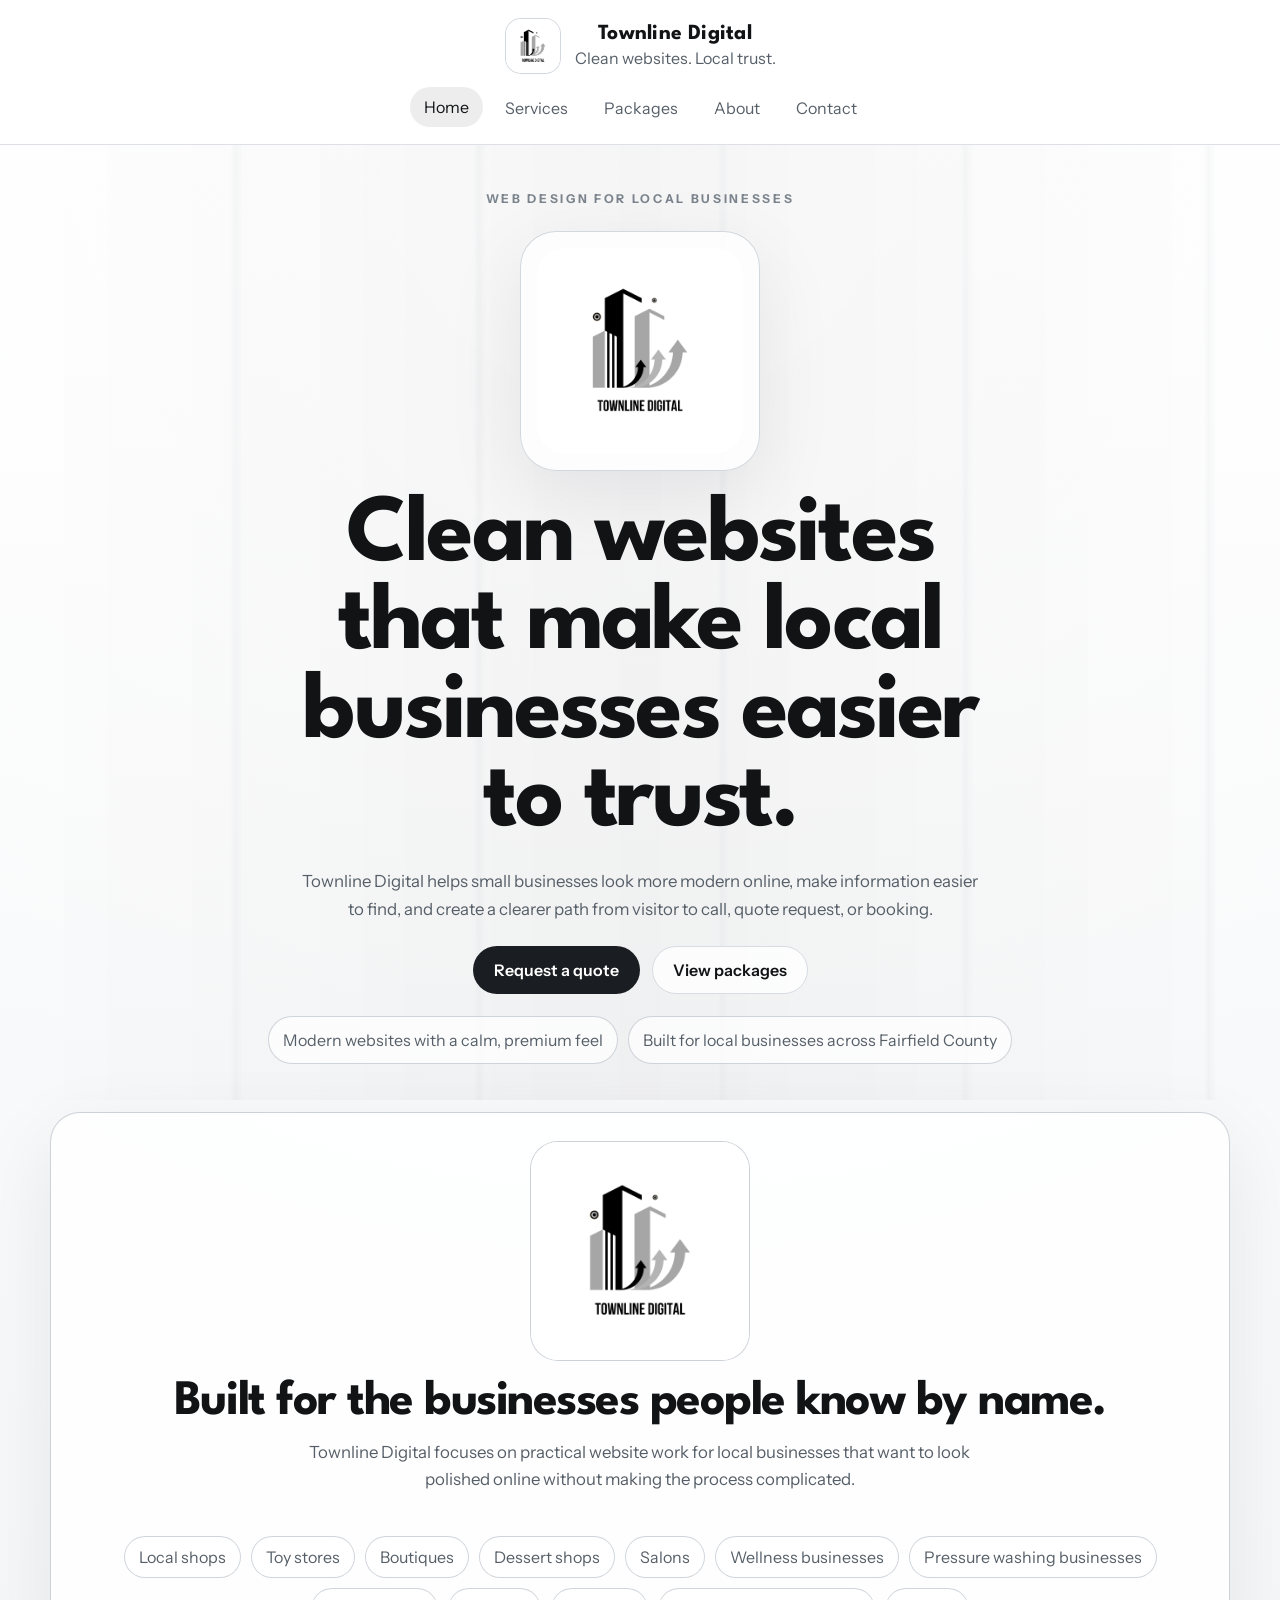
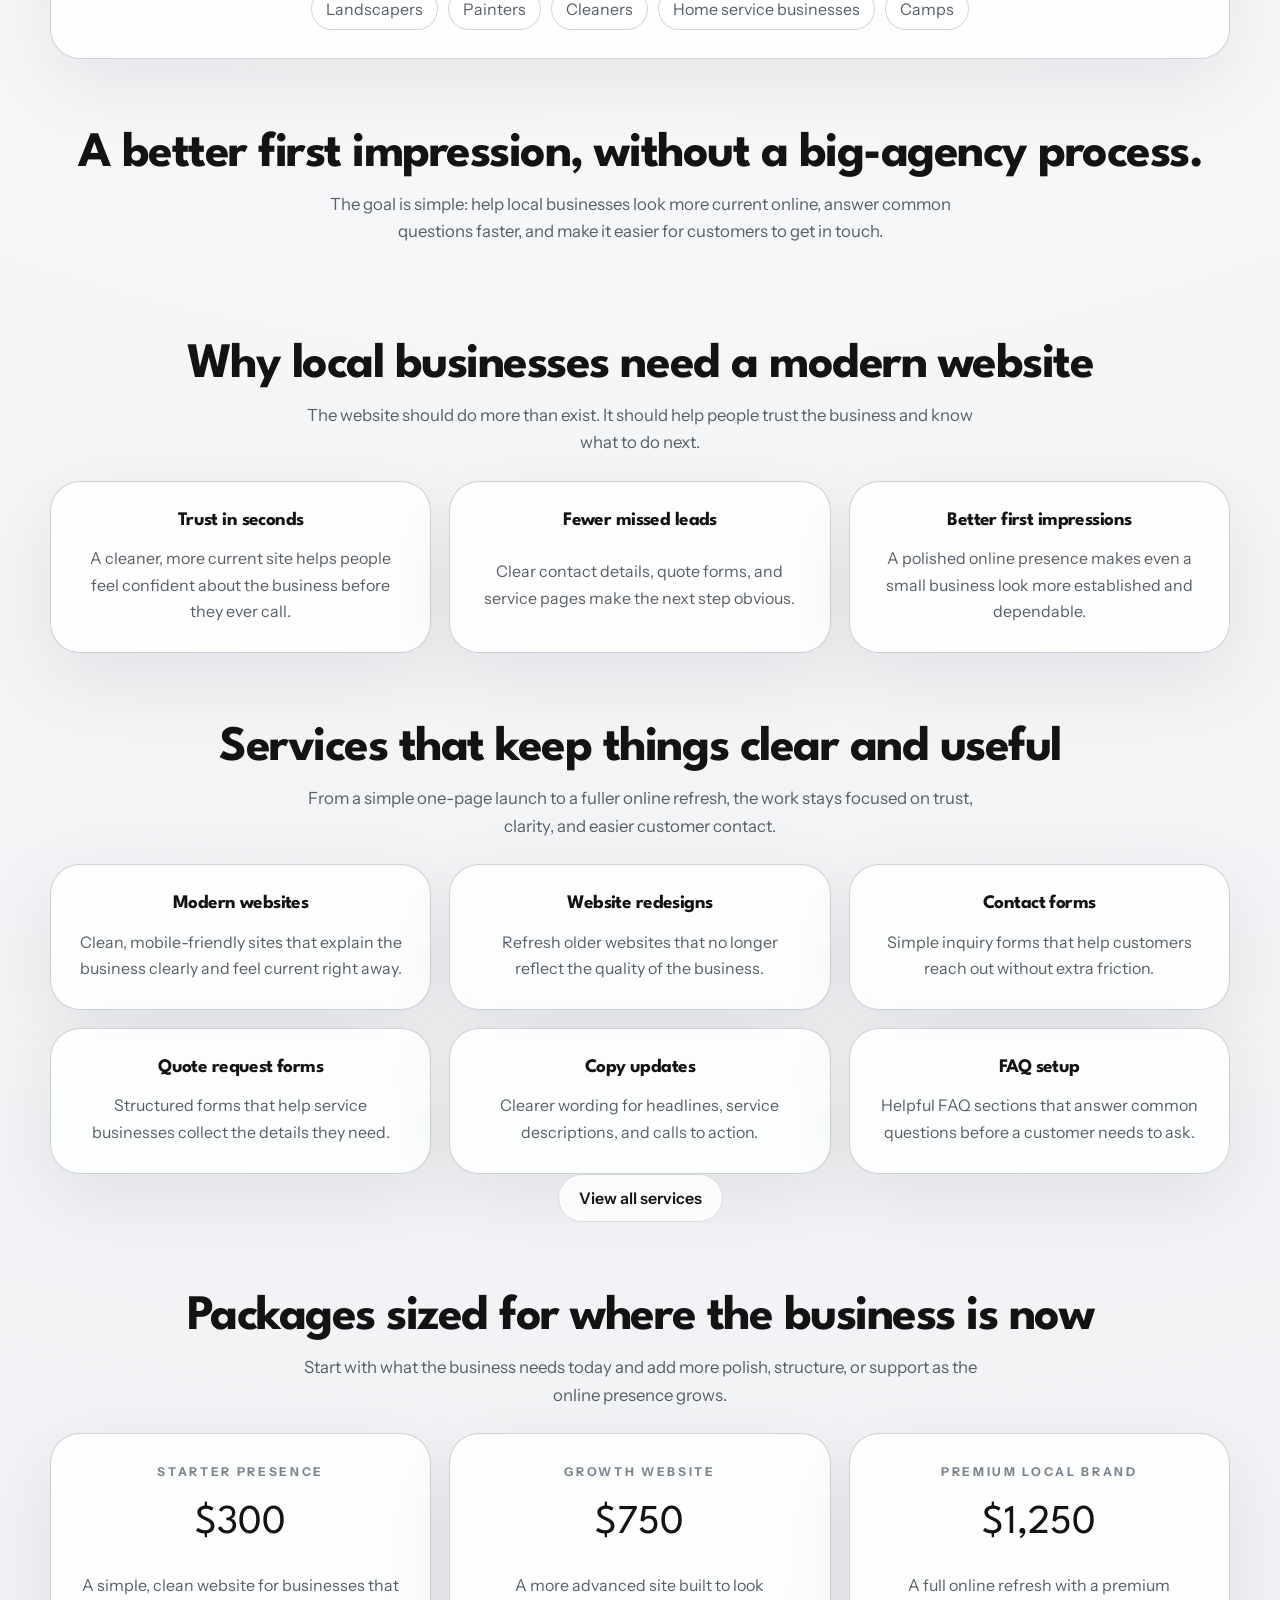
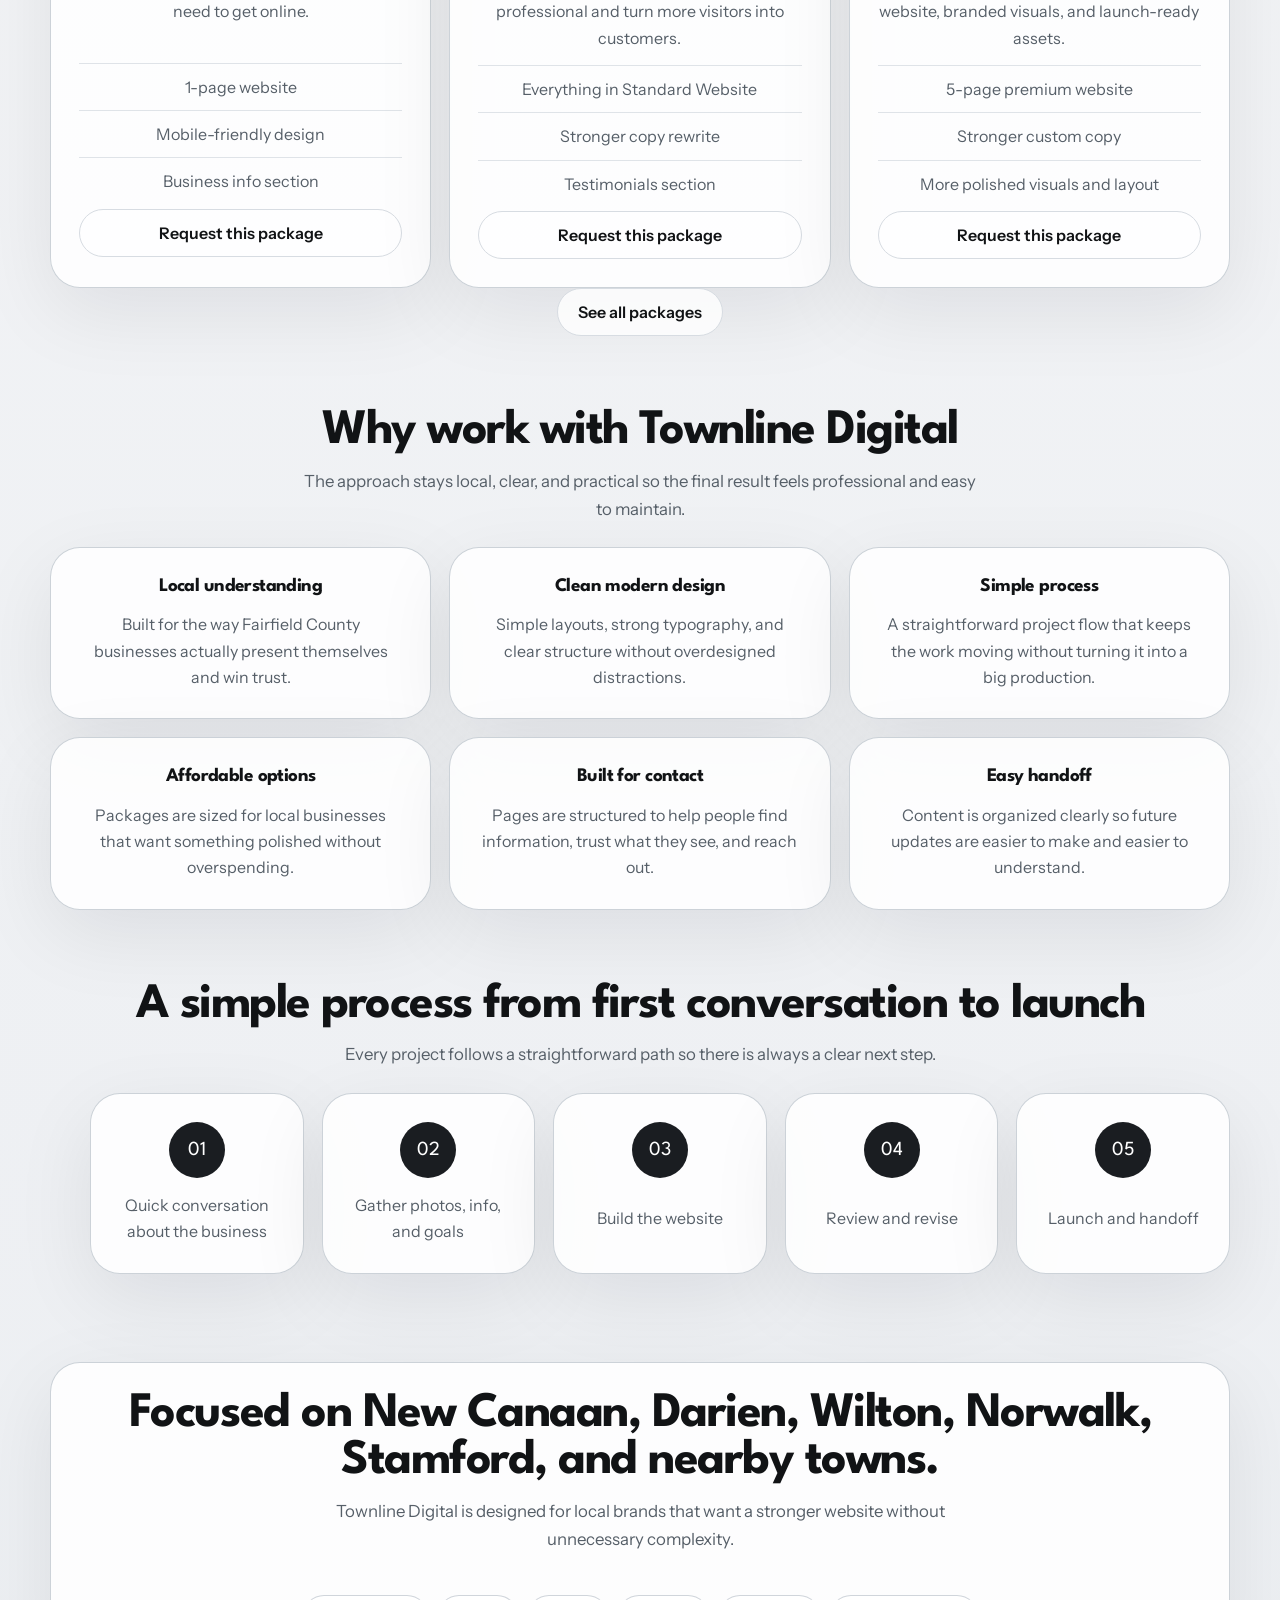
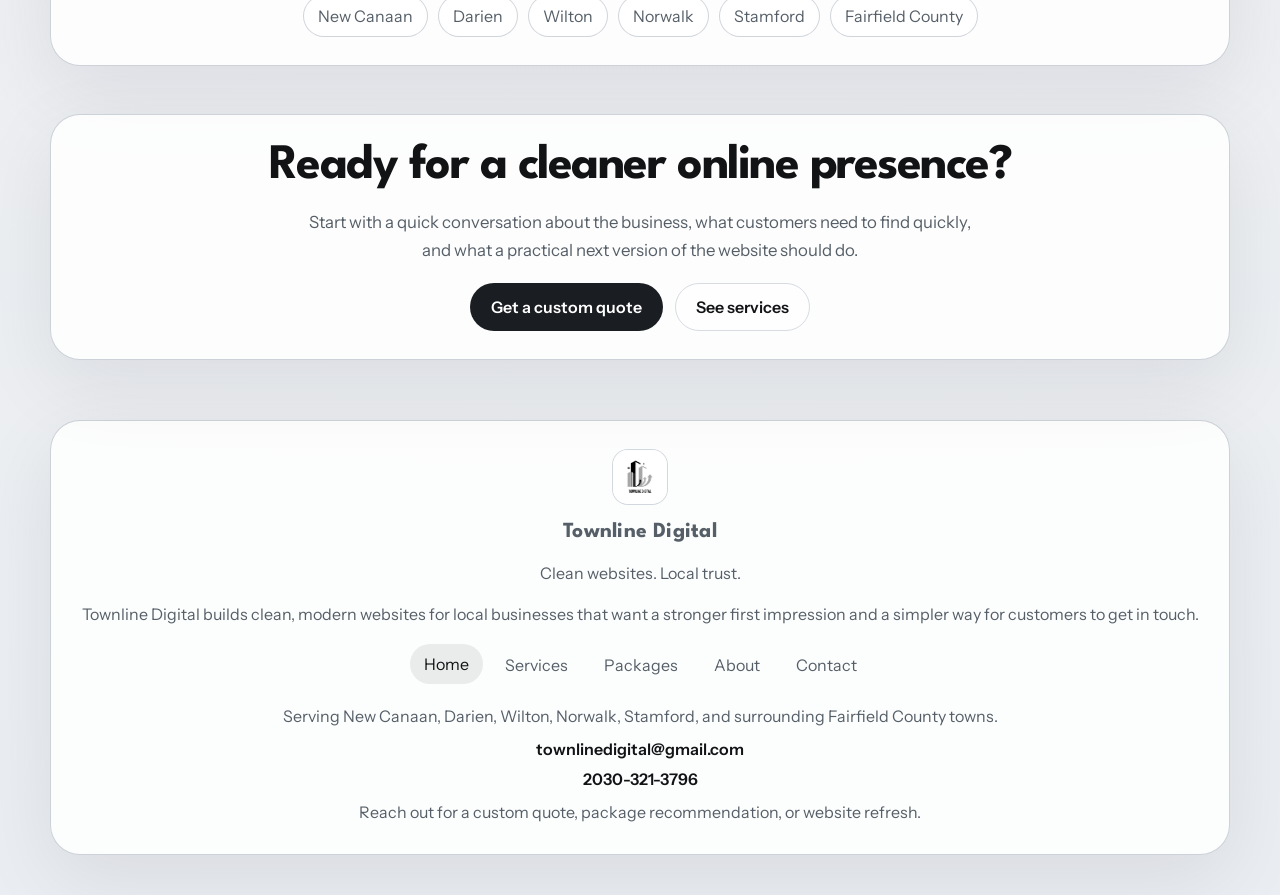
<file: index.html>
<!DOCTYPE html>
<html lang="en">
  <head>
    <meta charset="UTF-8">
    <meta name="viewport" content="width=device-width, initial-scale=1.0">
    <title>Townline Digital</title>
    <meta
      name="description"
      content="Townline Digital builds clean, modern websites for local businesses across Fairfield County."
    >
    <link rel="preconnect" href="https://fonts.googleapis.com">
    <link rel="preconnect" href="https://fonts.gstatic.com" crossorigin>
    <link
      href="https://fonts.googleapis.com/css2?family=Instrument+Sans:wght@400;500;600;700&family=League+Spartan:wght@600;700;800&display=swap"
      rel="stylesheet"
    >
    <link rel="stylesheet" href="styles.css">
  </head>
  <body data-page="home" data-href="index.html">
    <div class="site-shell">
      <header class="site-header">
        <div class="shell header-shell">
          <a class="brand-link" href="index.html" aria-label="Townline Digital home">
            <img class="brand-logo" src="" alt="">
            <span class="brand-copy">
              <span class="brand-name"></span>
              <span class="brand-slogan"></span>
            </span>
          </a>
          <button class="nav-toggle" type="button" aria-expanded="false" aria-controls="site-nav">Menu</button>
          <nav id="site-nav" class="site-nav" aria-label="Primary navigation"></nav>
        </div>
      </header>

      <main id="page-content"></main>

      <footer class="site-footer">
        <div class="shell footer-shell">
          <div class="footer-brand">
            <div class="footer-brand-top">
              <img class="footer-logo" src="" alt="">
              <p class="footer-name"></p>
              <p class="footer-slogan"></p>
            </div>
            <p class="footer-intro"></p>
          </div>
          <nav class="footer-nav" aria-label="Footer navigation"></nav>
          <div class="footer-contact">
            <p class="footer-area"></p>
            <a class="footer-email" href="#"></a>
            <a class="footer-phone" href="#"></a>
            <p class="footer-note"></p>
          </div>
        </div>
      </footer>
    </div>

    <noscript>This site uses a small amount of JavaScript to render shared page content.</noscript>
    <script src="content.js"></script>
    <script src="app.js"></script>
  </body>
</html>
</file>
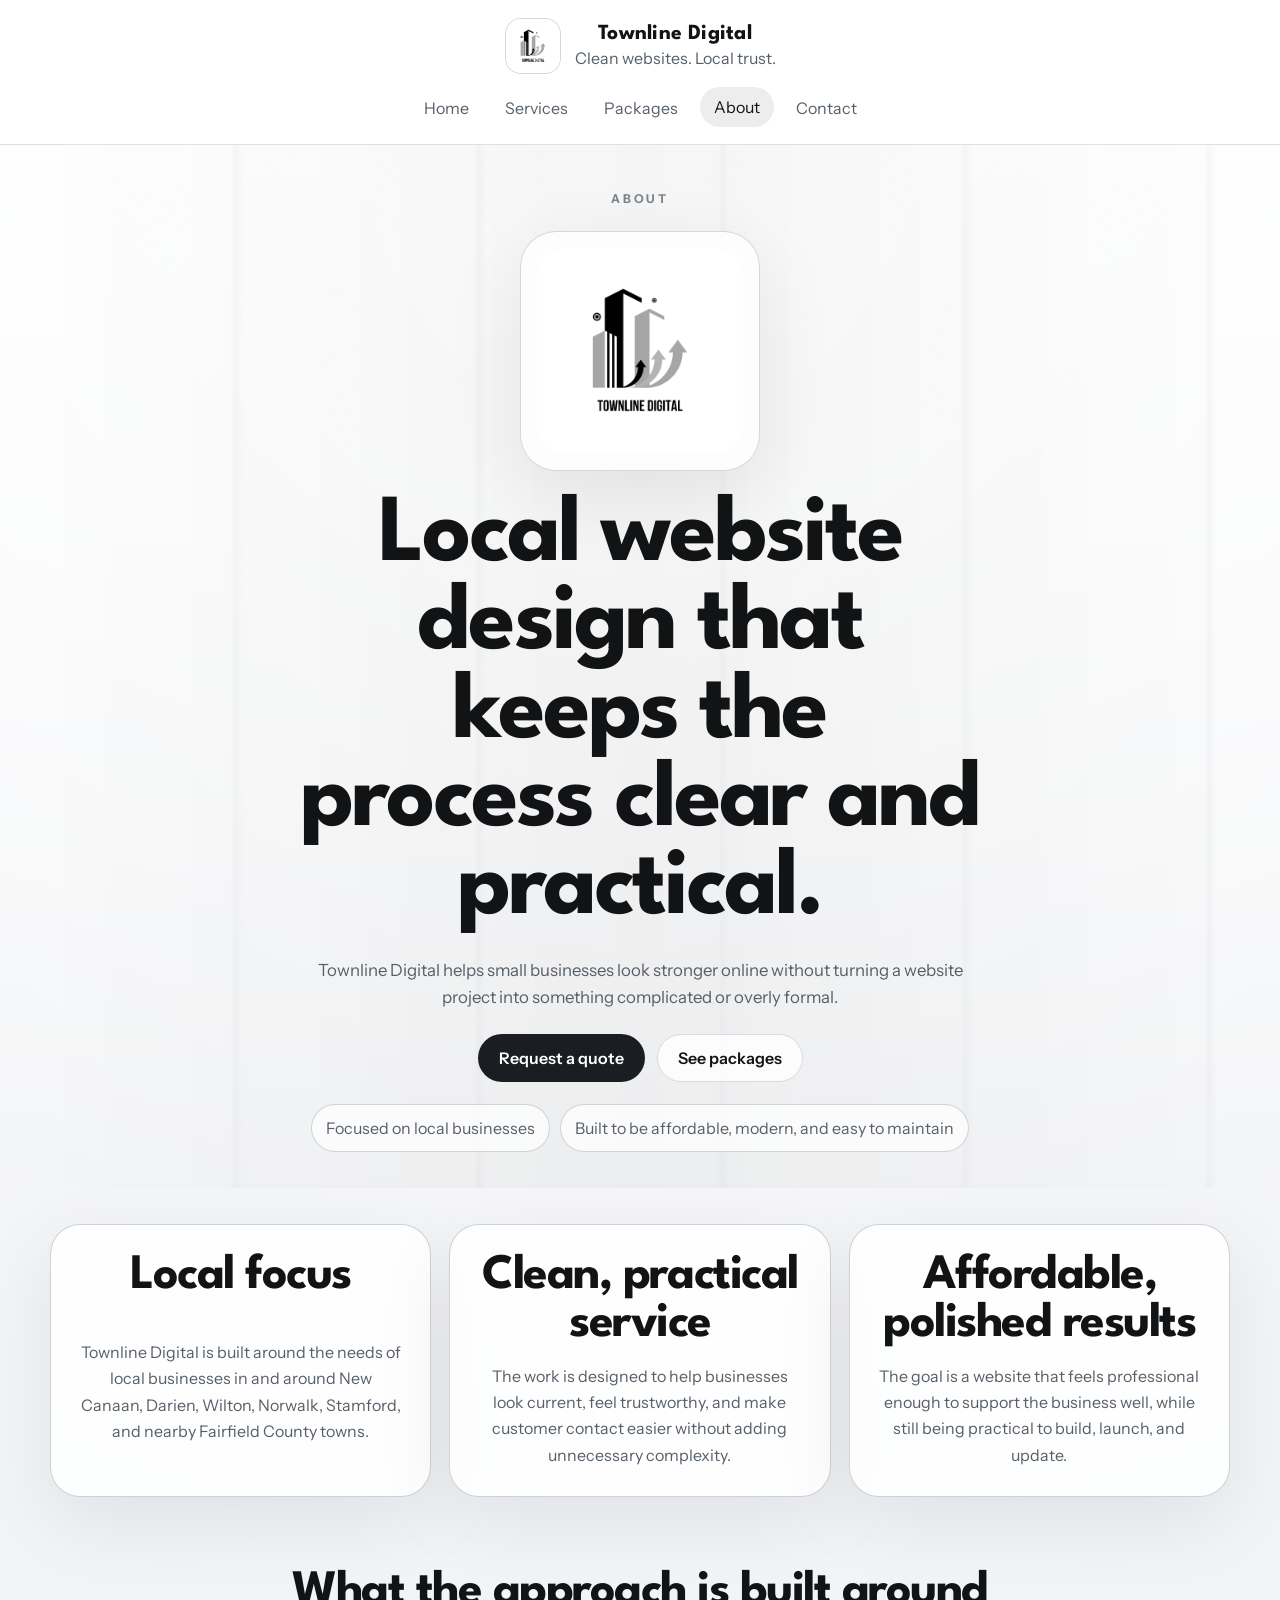
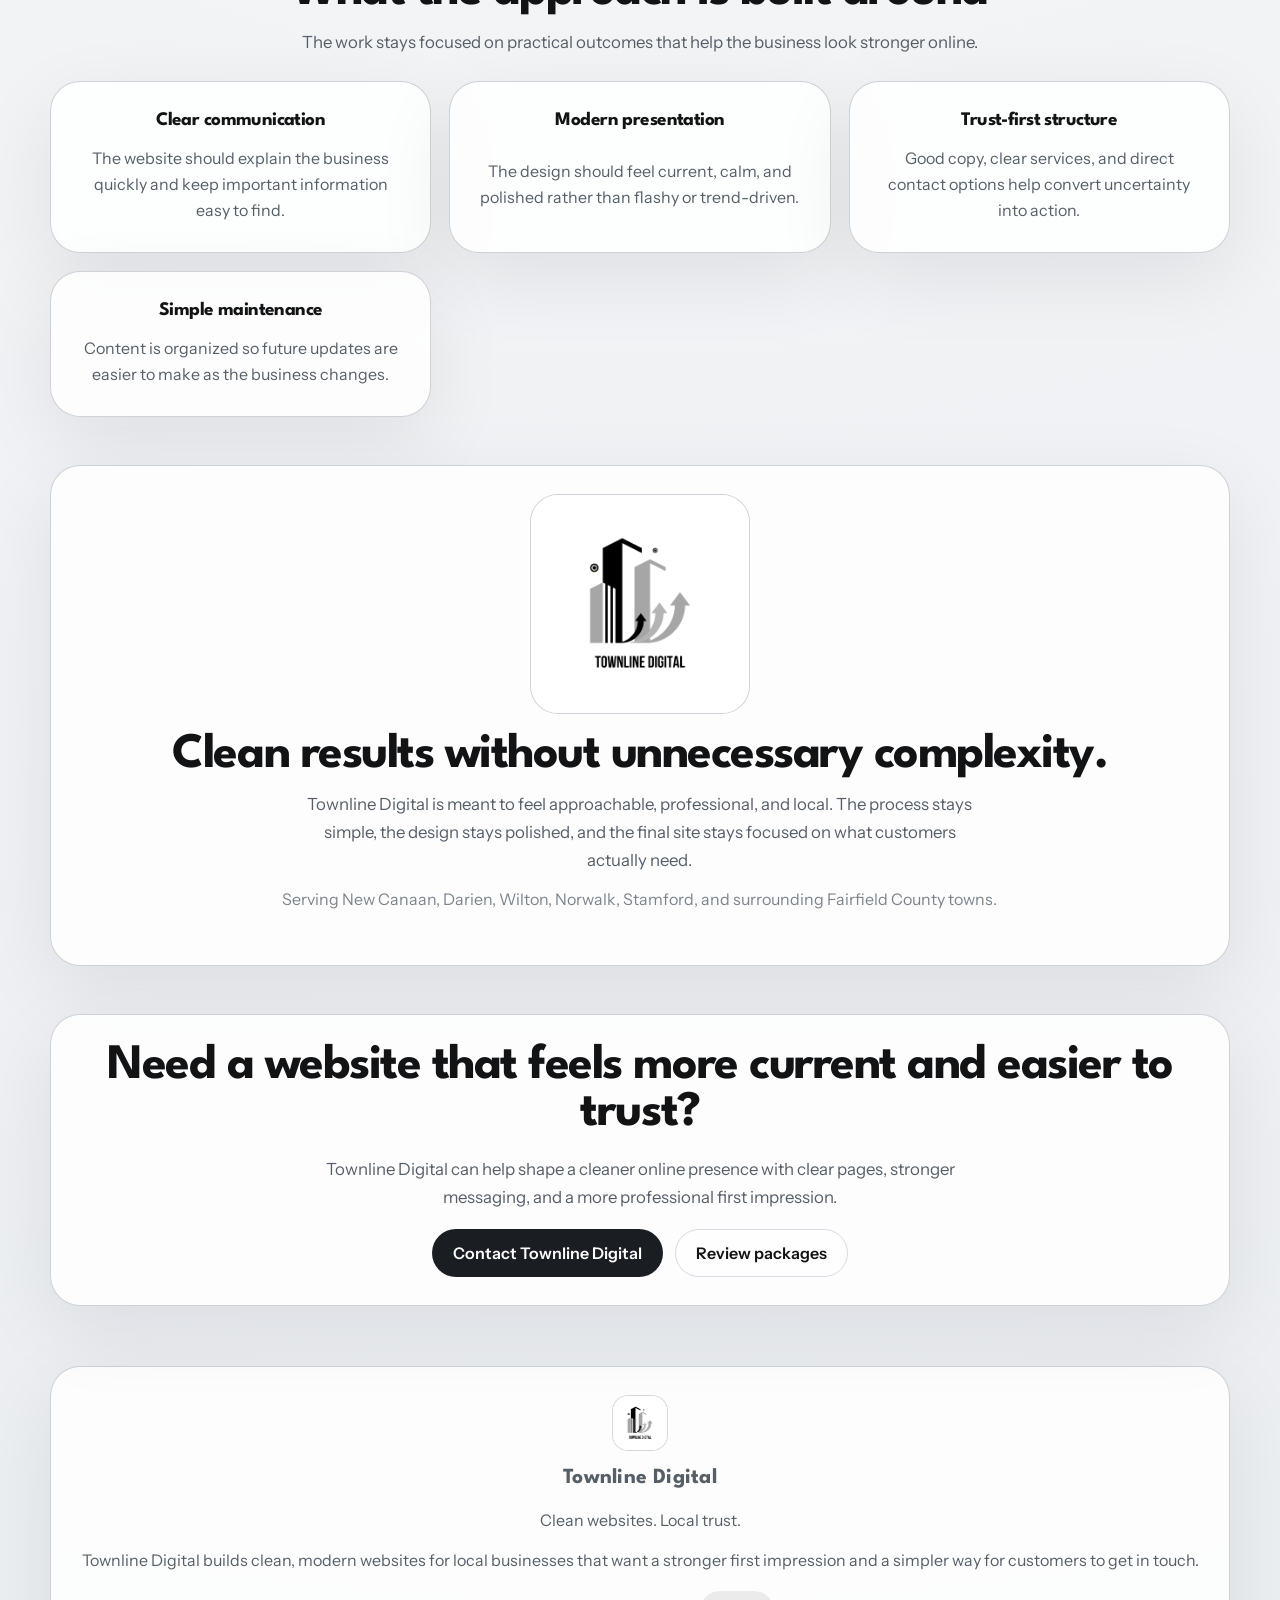
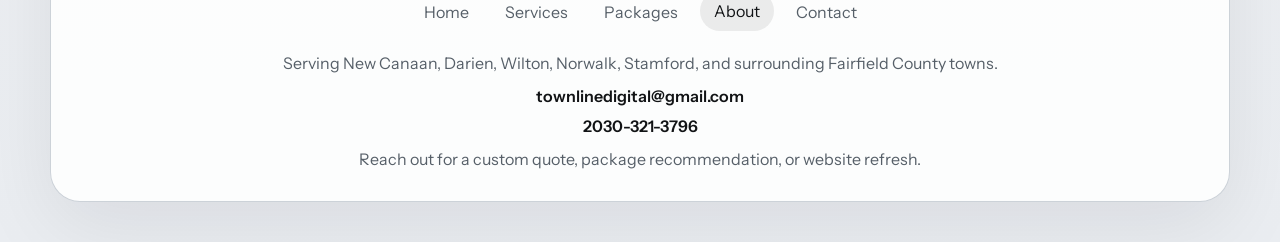
<file: about.html>
<!DOCTYPE html>
<html lang="en">
  <head>
    <meta charset="UTF-8">
    <meta name="viewport" content="width=device-width, initial-scale=1.0">
    <title>About | Townline Digital</title>
    <meta
      name="description"
      content="Learn how Townline Digital helps local businesses look stronger online with clean, modern websites."
    >
    <link rel="preconnect" href="https://fonts.googleapis.com">
    <link rel="preconnect" href="https://fonts.gstatic.com" crossorigin>
    <link
      href="https://fonts.googleapis.com/css2?family=Instrument+Sans:wght@400;500;600;700&family=League+Spartan:wght@600;700;800&display=swap"
      rel="stylesheet"
    >
    <link rel="stylesheet" href="styles.css">
  </head>
  <body data-page="about" data-href="about.html">
    <div class="site-shell">
      <header class="site-header">
        <div class="shell header-shell">
          <a class="brand-link" href="index.html" aria-label="Townline Digital home">
            <img class="brand-logo" src="" alt="">
            <span class="brand-copy">
              <span class="brand-name"></span>
              <span class="brand-slogan"></span>
            </span>
          </a>
          <button class="nav-toggle" type="button" aria-expanded="false" aria-controls="site-nav">Menu</button>
          <nav id="site-nav" class="site-nav" aria-label="Primary navigation"></nav>
        </div>
      </header>

      <main id="page-content"></main>

      <footer class="site-footer">
        <div class="shell footer-shell">
          <div class="footer-brand">
            <div class="footer-brand-top">
              <img class="footer-logo" src="" alt="">
              <p class="footer-name"></p>
              <p class="footer-slogan"></p>
            </div>
            <p class="footer-intro"></p>
          </div>
          <nav class="footer-nav" aria-label="Footer navigation"></nav>
          <div class="footer-contact">
            <p class="footer-area"></p>
            <a class="footer-email" href="#"></a>
            <a class="footer-phone" href="#"></a>
            <p class="footer-note"></p>
          </div>
        </div>
      </footer>
    </div>

    <noscript>This site uses a small amount of JavaScript to render shared page content.</noscript>
    <script src="content.js"></script>
    <script src="app.js"></script>
  </body>
</html>
</file>
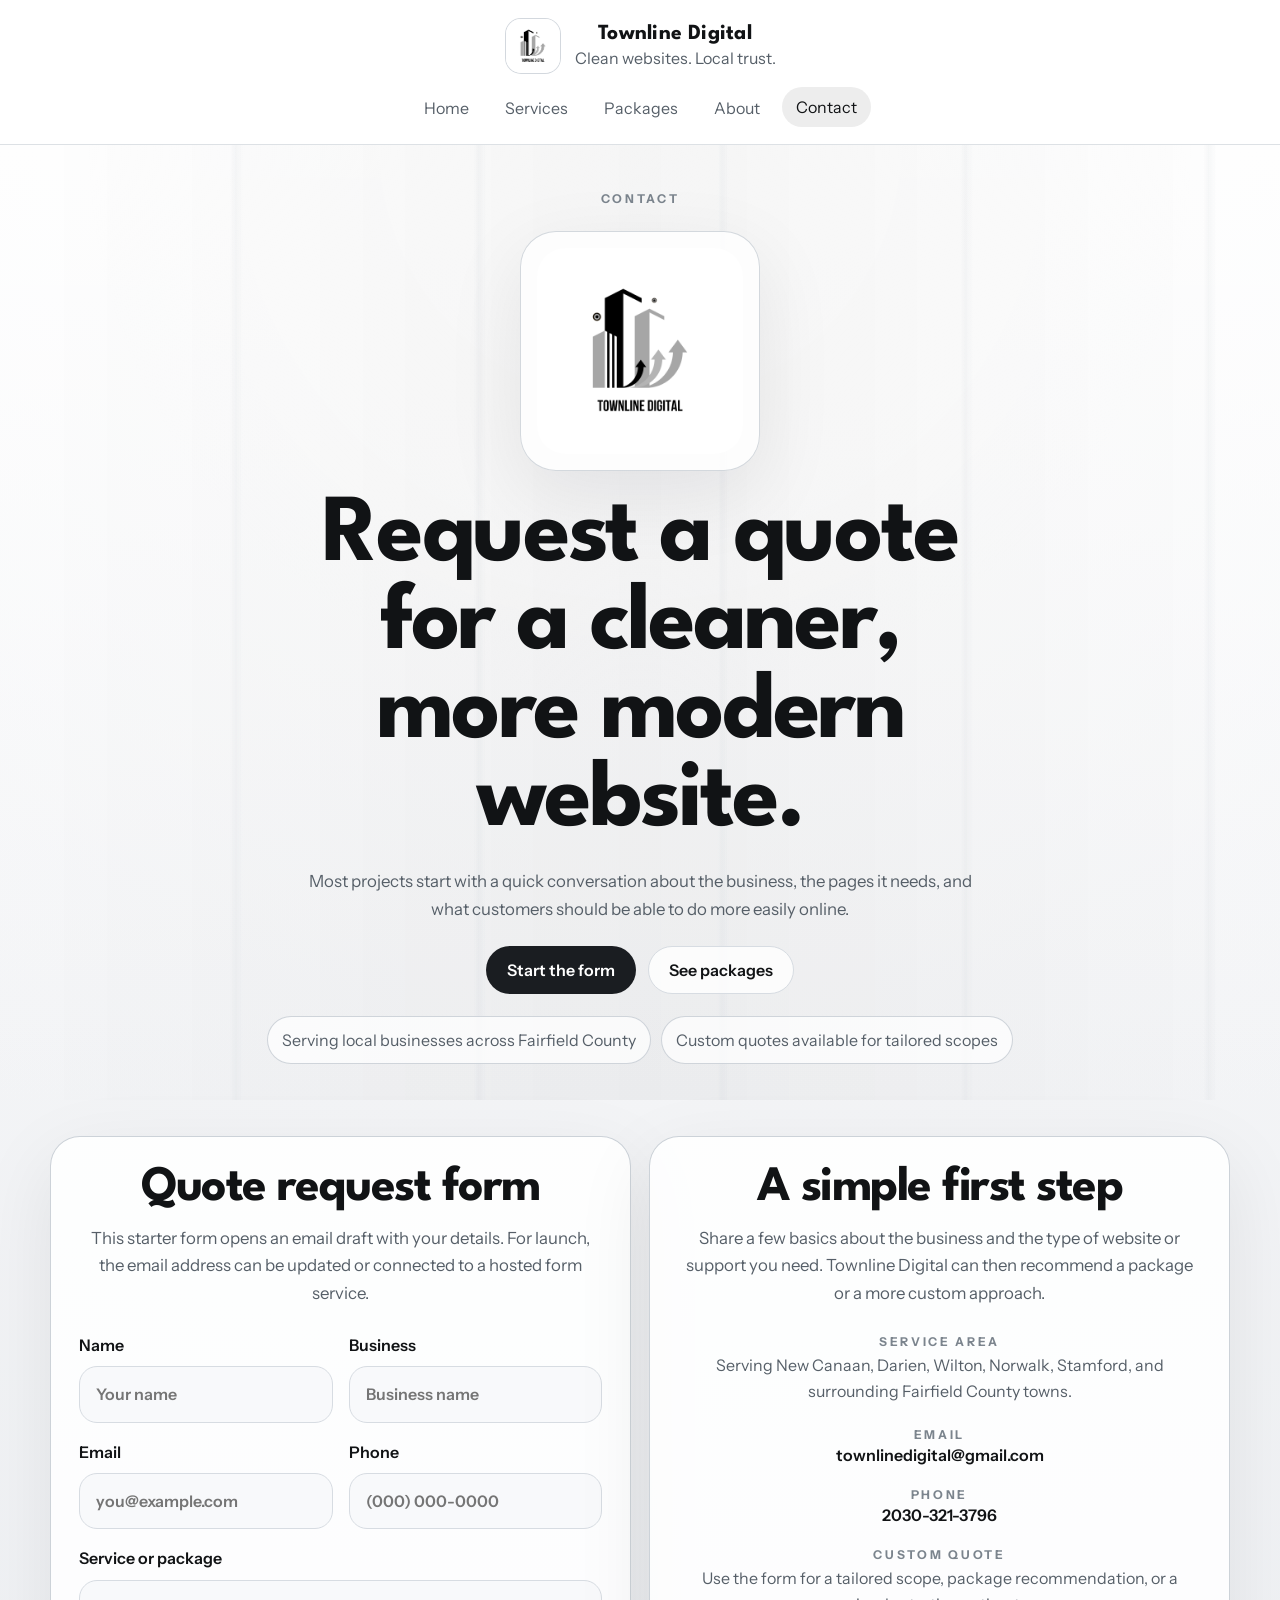
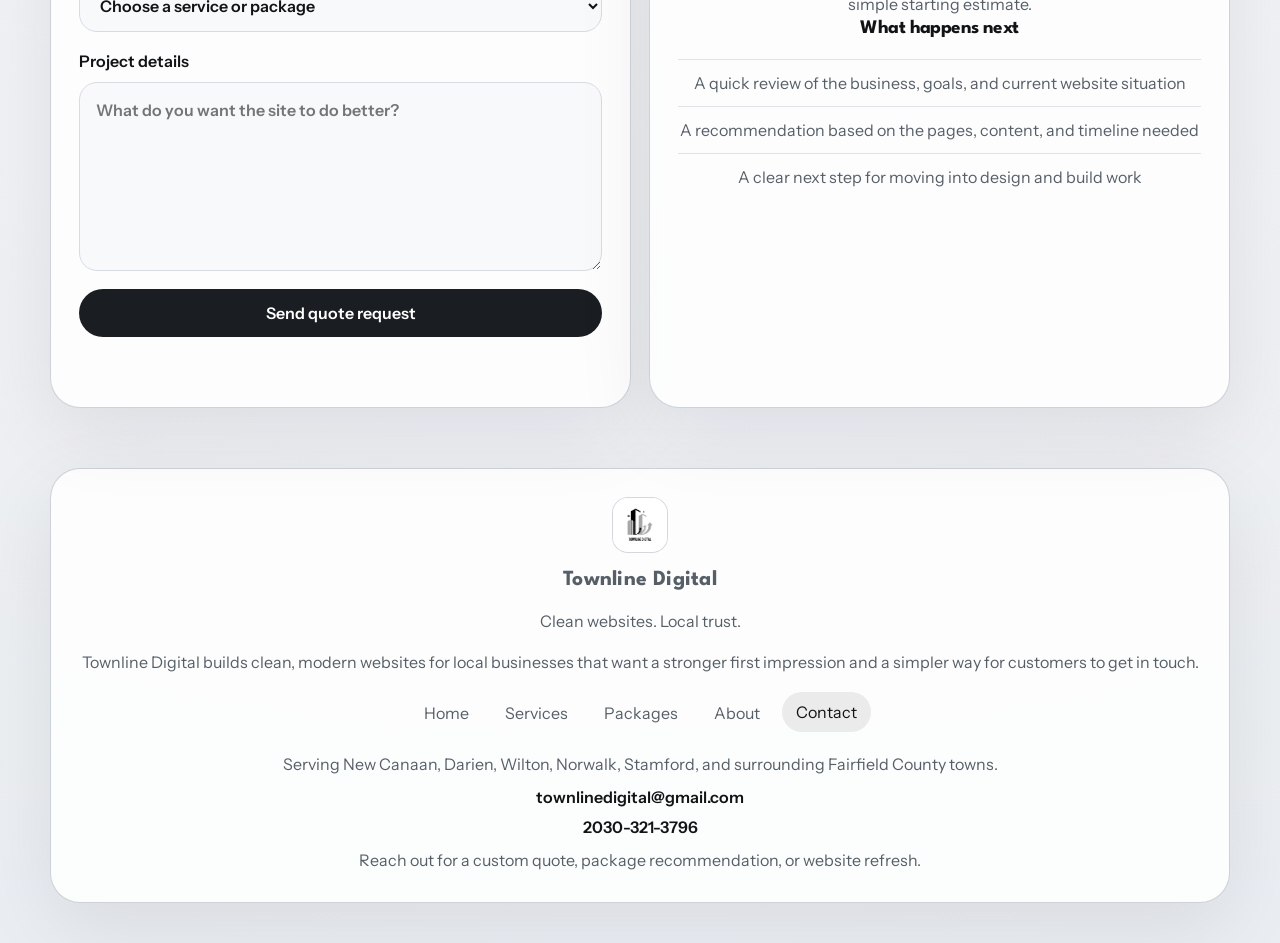
<file: contact.html>
<!DOCTYPE html>
<html lang="en">
  <head>
    <meta charset="UTF-8">
    <meta name="viewport" content="width=device-width, initial-scale=1.0">
    <title>Contact | Townline Digital</title>
    <meta
      name="description"
      content="Contact Townline Digital for a clean, modern website quote for your local business."
    >
    <link rel="preconnect" href="https://fonts.googleapis.com">
    <link rel="preconnect" href="https://fonts.gstatic.com" crossorigin>
    <link
      href="https://fonts.googleapis.com/css2?family=Instrument+Sans:wght@400;500;600;700&family=League+Spartan:wght@600;700;800&display=swap"
      rel="stylesheet"
    >
    <link rel="stylesheet" href="styles.css">
  </head>
  <body data-page="contact" data-href="contact.html">
    <div class="site-shell">
      <header class="site-header">
        <div class="shell header-shell">
          <a class="brand-link" href="index.html" aria-label="Townline Digital home">
            <img class="brand-logo" src="" alt="">
            <span class="brand-copy">
              <span class="brand-name"></span>
              <span class="brand-slogan"></span>
            </span>
          </a>
          <button class="nav-toggle" type="button" aria-expanded="false" aria-controls="site-nav">Menu</button>
          <nav id="site-nav" class="site-nav" aria-label="Primary navigation"></nav>
        </div>
      </header>

      <main id="page-content"></main>

      <footer class="site-footer">
        <div class="shell footer-shell">
          <div class="footer-brand">
            <div class="footer-brand-top">
              <img class="footer-logo" src="" alt="">
              <p class="footer-name"></p>
              <p class="footer-slogan"></p>
            </div>
            <p class="footer-intro"></p>
          </div>
          <nav class="footer-nav" aria-label="Footer navigation"></nav>
          <div class="footer-contact">
            <p class="footer-area"></p>
            <a class="footer-email" href="#"></a>
            <a class="footer-phone" href="#"></a>
            <p class="footer-note"></p>
          </div>
        </div>
      </footer>
    </div>

    <noscript>This site uses a small amount of JavaScript to render shared page content.</noscript>
    <script src="content.js"></script>
    <script src="app.js"></script>
  </body>
</html>
</file>
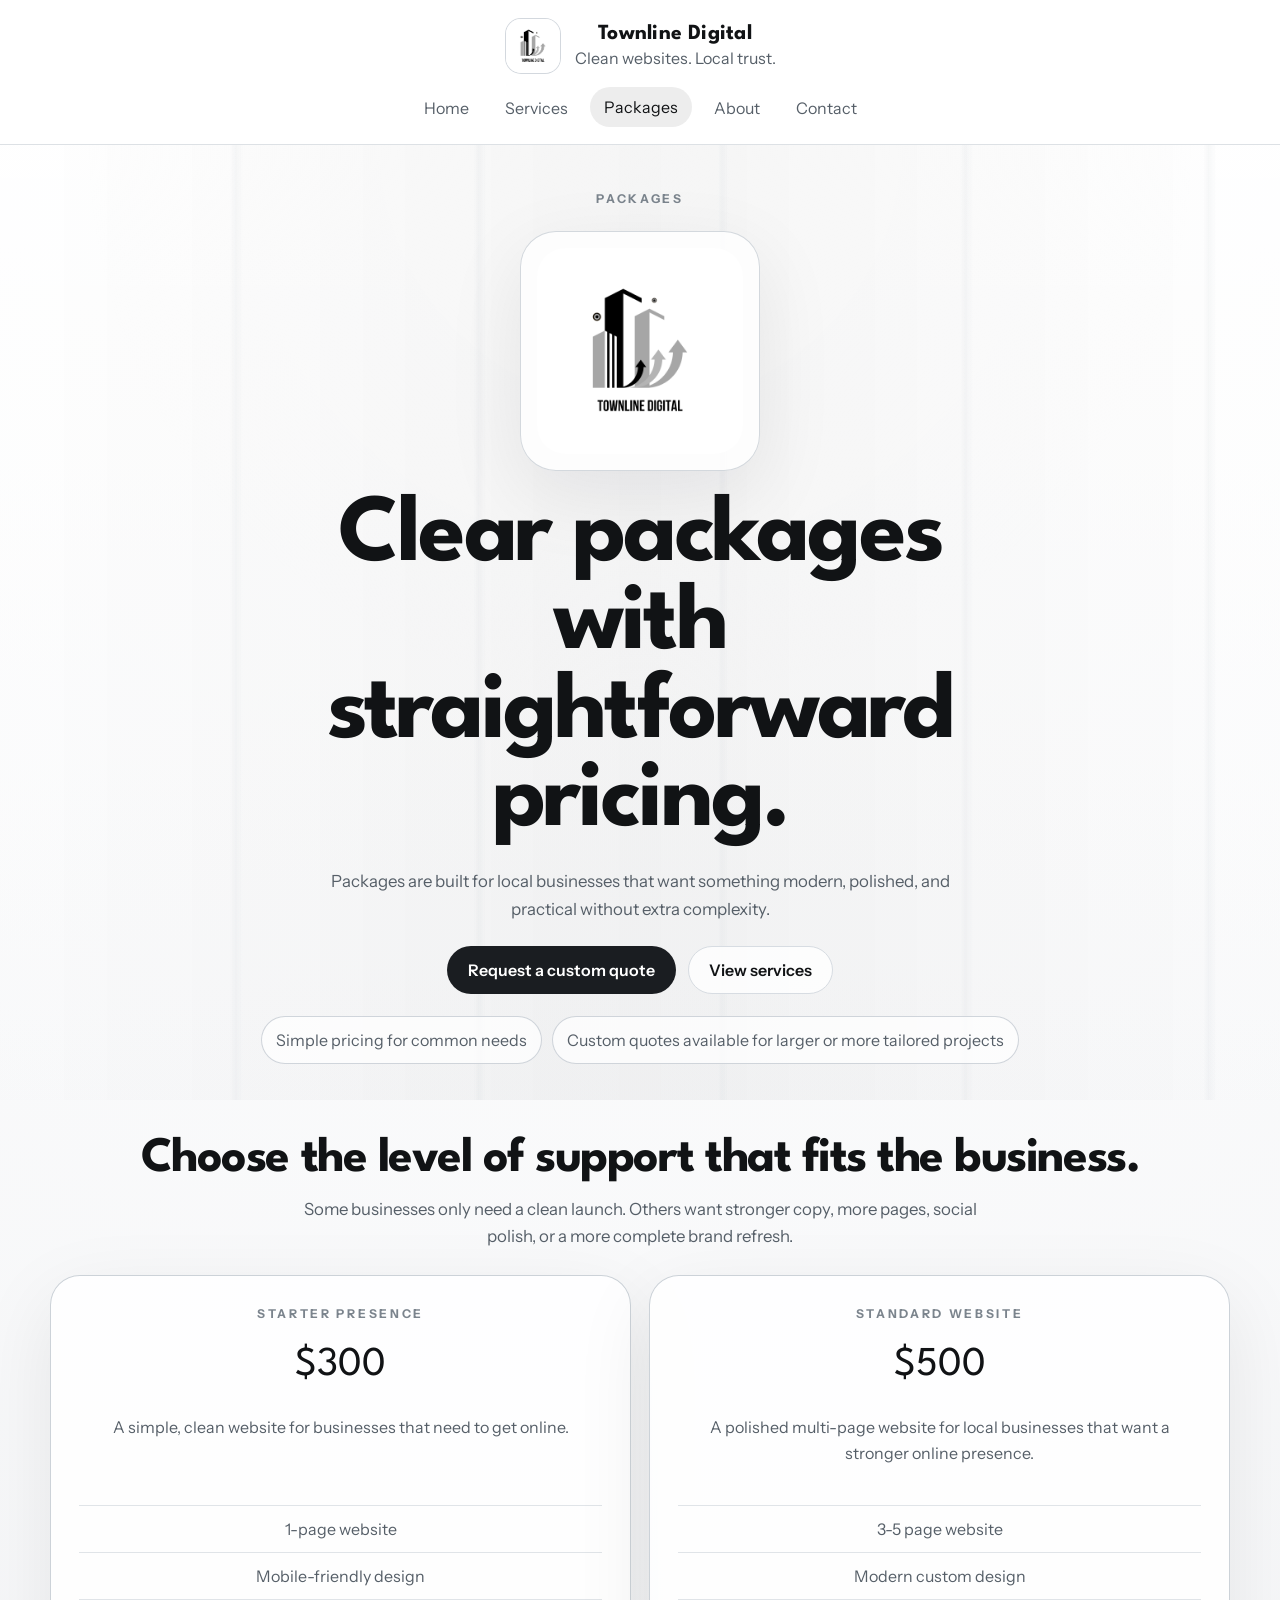
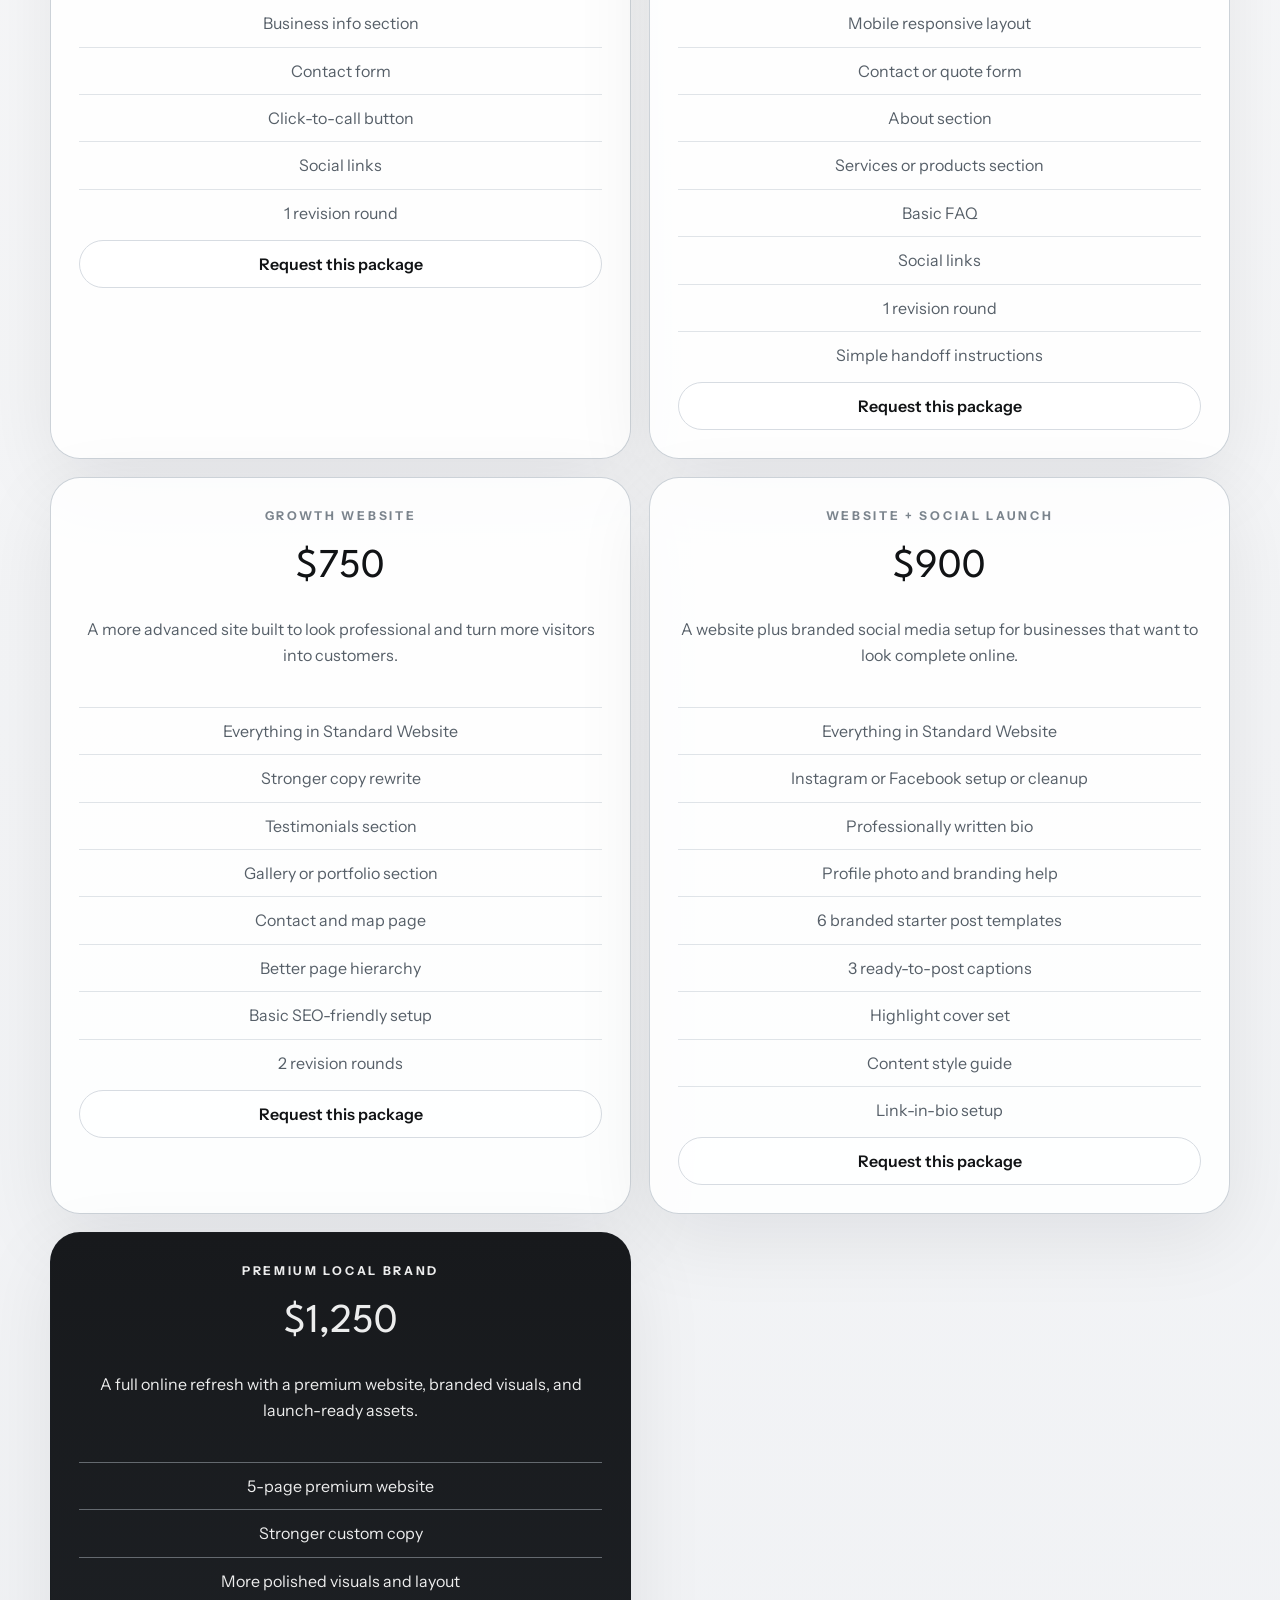
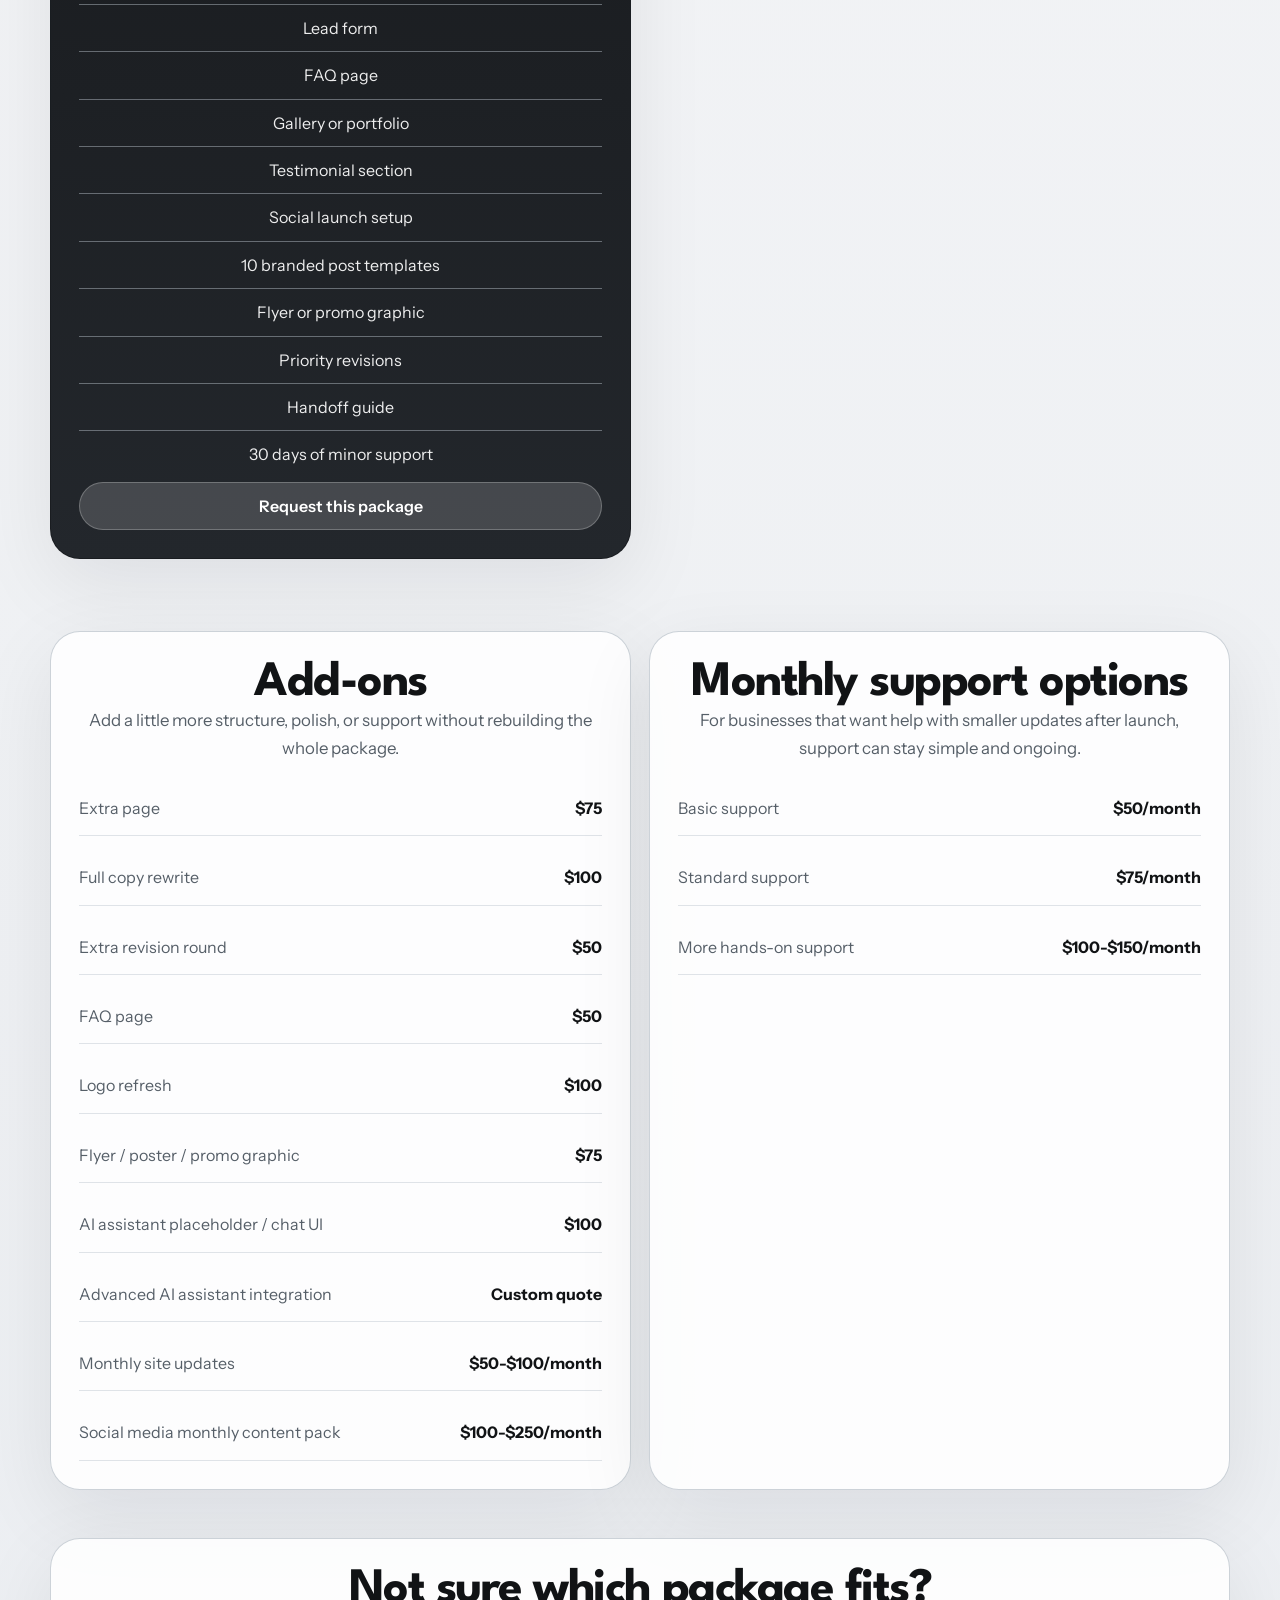
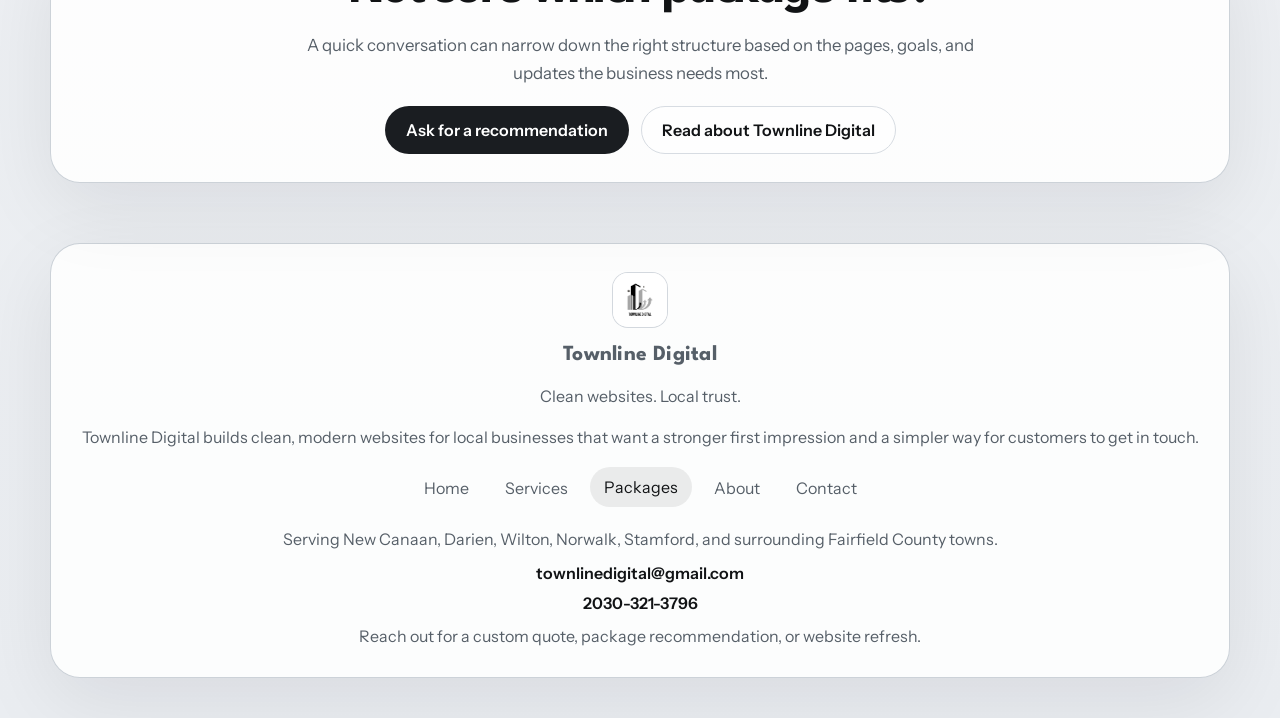
<file: packages.html>
<!DOCTYPE html>
<html lang="en">
  <head>
    <meta charset="UTF-8">
    <meta name="viewport" content="width=device-width, initial-scale=1.0">
    <title>Packages | Townline Digital</title>
    <meta
      name="description"
      content="Review Townline Digital website packages, pricing, add-ons, and monthly support options for local businesses."
    >
    <link rel="preconnect" href="https://fonts.googleapis.com">
    <link rel="preconnect" href="https://fonts.gstatic.com" crossorigin>
    <link
      href="https://fonts.googleapis.com/css2?family=Instrument+Sans:wght@400;500;600;700&family=League+Spartan:wght@600;700;800&display=swap"
      rel="stylesheet"
    >
    <link rel="stylesheet" href="styles.css">
  </head>
  <body data-page="packages" data-href="packages.html">
    <div class="site-shell">
      <header class="site-header">
        <div class="shell header-shell">
          <a class="brand-link" href="index.html" aria-label="Townline Digital home">
            <img class="brand-logo" src="" alt="">
            <span class="brand-copy">
              <span class="brand-name"></span>
              <span class="brand-slogan"></span>
            </span>
          </a>
          <button class="nav-toggle" type="button" aria-expanded="false" aria-controls="site-nav">Menu</button>
          <nav id="site-nav" class="site-nav" aria-label="Primary navigation"></nav>
        </div>
      </header>

      <main id="page-content"></main>

      <footer class="site-footer">
        <div class="shell footer-shell">
          <div class="footer-brand">
            <div class="footer-brand-top">
              <img class="footer-logo" src="" alt="">
              <p class="footer-name"></p>
              <p class="footer-slogan"></p>
            </div>
            <p class="footer-intro"></p>
          </div>
          <nav class="footer-nav" aria-label="Footer navigation"></nav>
          <div class="footer-contact">
            <p class="footer-area"></p>
            <a class="footer-email" href="#"></a>
            <a class="footer-phone" href="#"></a>
            <p class="footer-note"></p>
          </div>
        </div>
      </footer>
    </div>

    <noscript>This site uses a small amount of JavaScript to render shared page content.</noscript>
    <script src="content.js"></script>
    <script src="app.js"></script>
  </body>
</html>
</file>
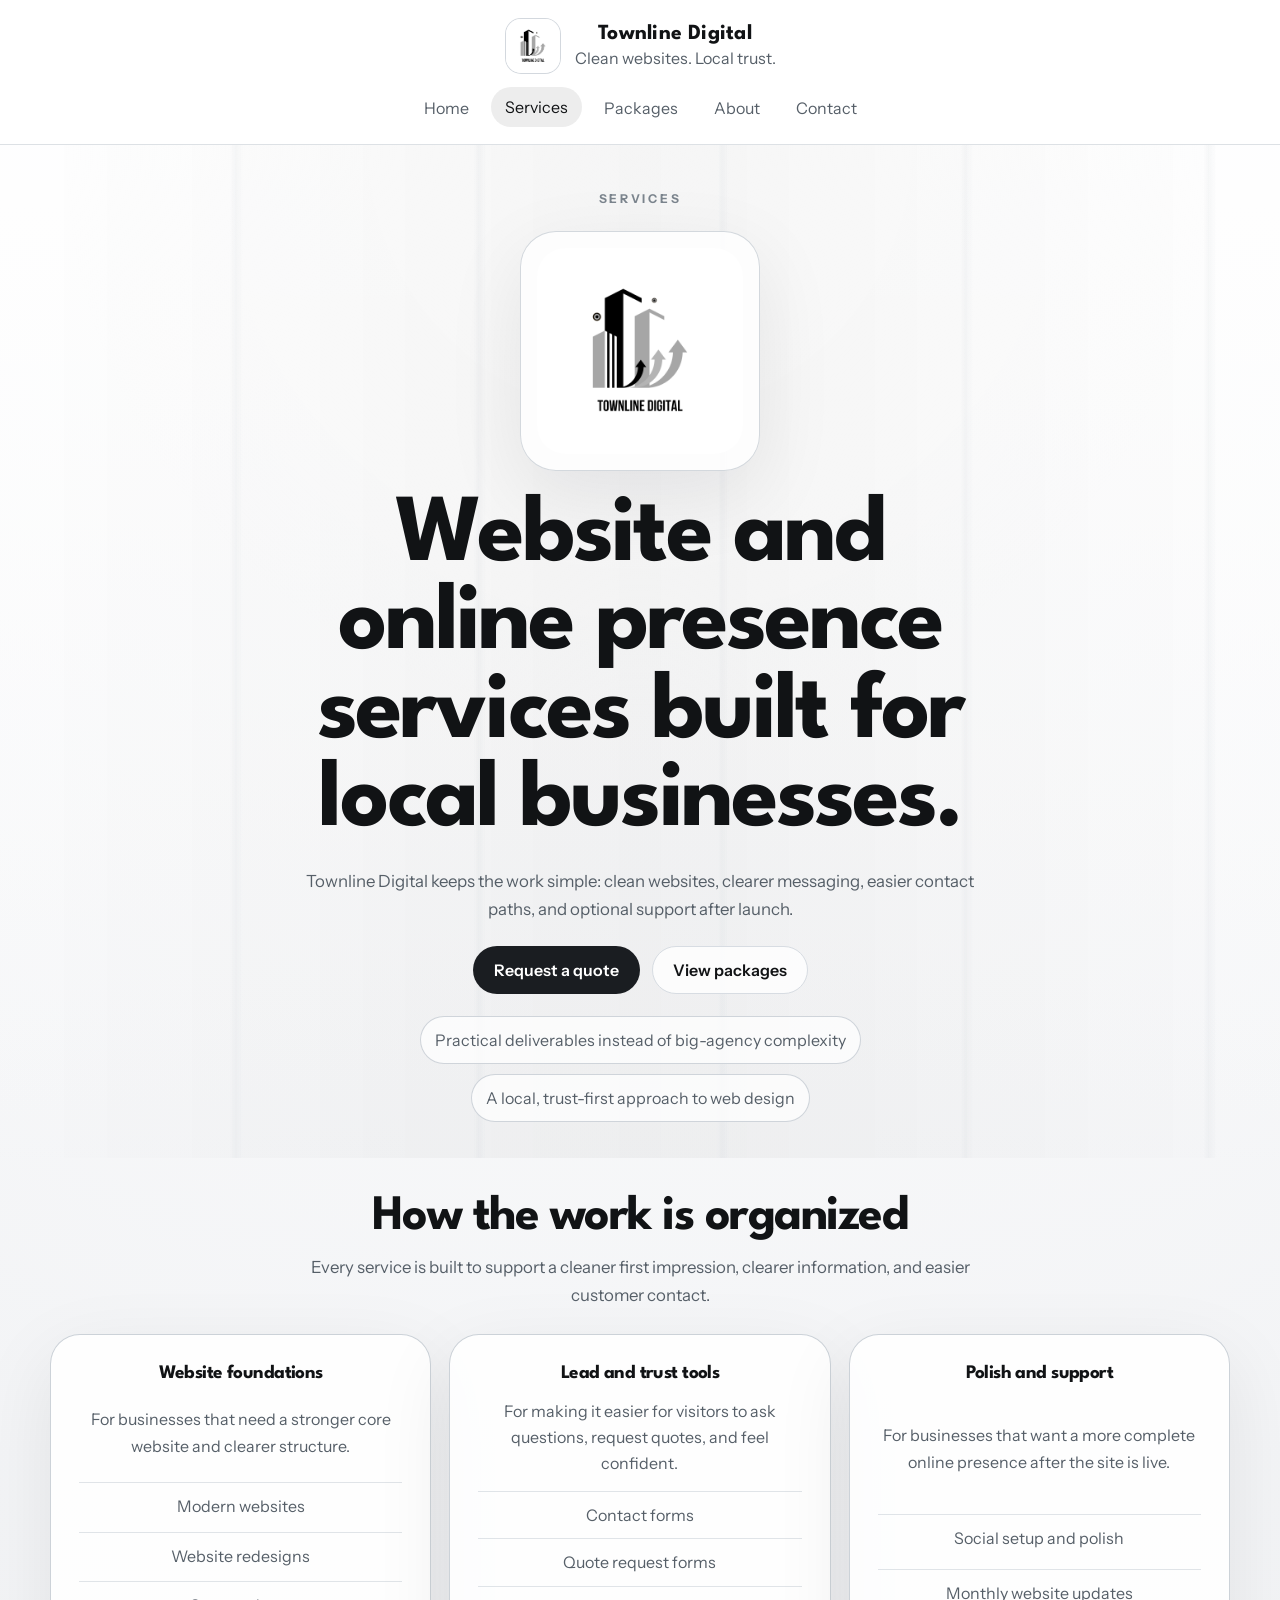
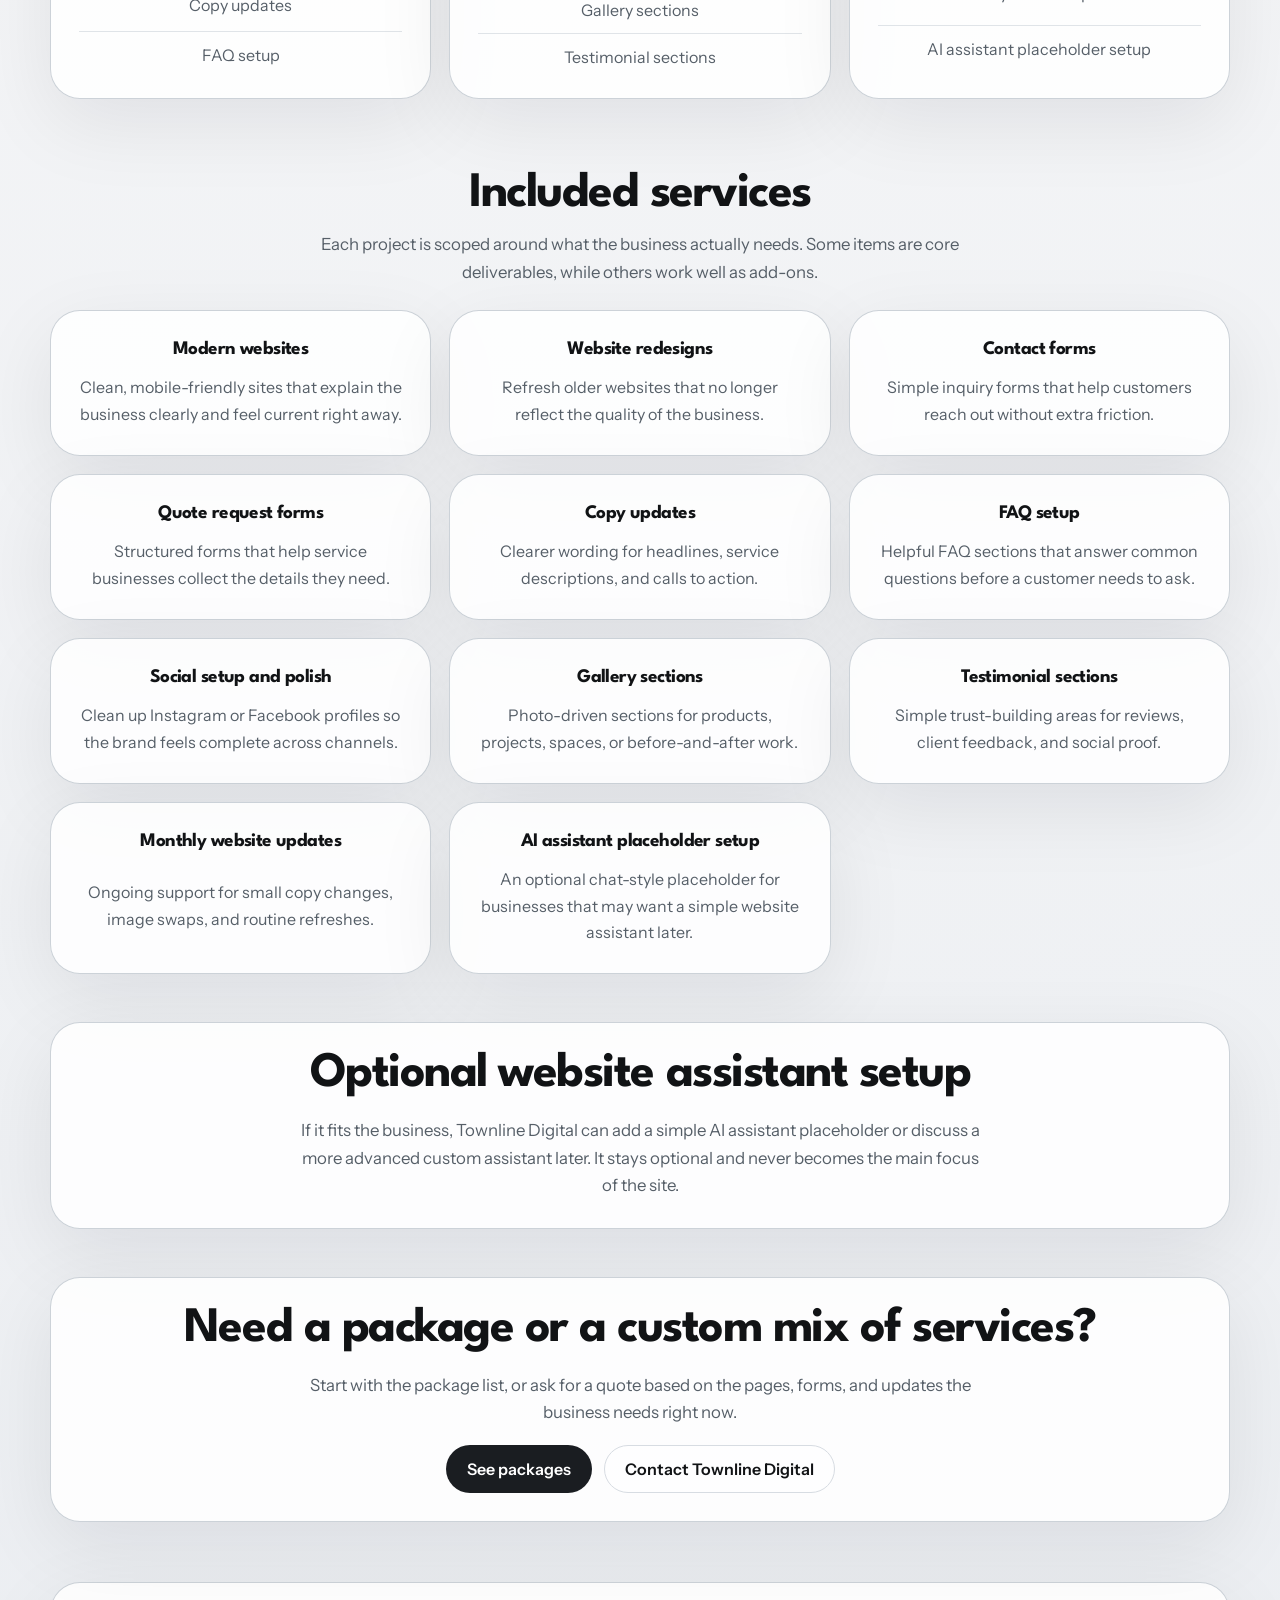
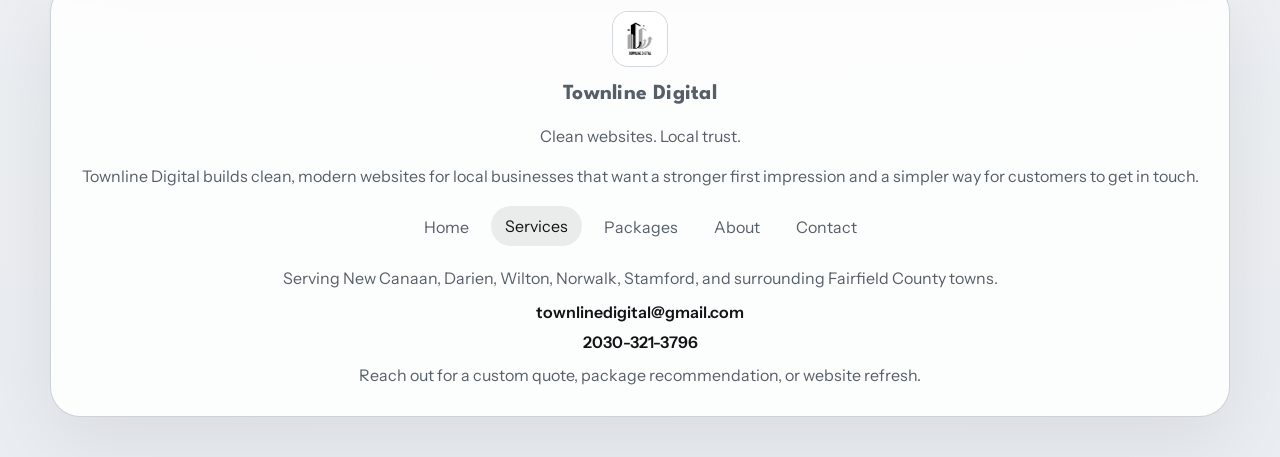
<file: services.html>
<!DOCTYPE html>
<html lang="en">
  <head>
    <meta charset="UTF-8">
    <meta name="viewport" content="width=device-width, initial-scale=1.0">
    <title>Services | Townline Digital</title>
    <meta
      name="description"
      content="Townline Digital services include modern websites, redesigns, quote forms, FAQ setup, social polish, and monthly updates."
    >
    <link rel="preconnect" href="https://fonts.googleapis.com">
    <link rel="preconnect" href="https://fonts.gstatic.com" crossorigin>
    <link
      href="https://fonts.googleapis.com/css2?family=Instrument+Sans:wght@400;500;600;700&family=League+Spartan:wght@600;700;800&display=swap"
      rel="stylesheet"
    >
    <link rel="stylesheet" href="styles.css">
  </head>
  <body data-page="services" data-href="services.html">
    <div class="site-shell">
      <header class="site-header">
        <div class="shell header-shell">
          <a class="brand-link" href="index.html" aria-label="Townline Digital home">
            <img class="brand-logo" src="" alt="">
            <span class="brand-copy">
              <span class="brand-name"></span>
              <span class="brand-slogan"></span>
            </span>
          </a>
          <button class="nav-toggle" type="button" aria-expanded="false" aria-controls="site-nav">Menu</button>
          <nav id="site-nav" class="site-nav" aria-label="Primary navigation"></nav>
        </div>
      </header>

      <main id="page-content"></main>

      <footer class="site-footer">
        <div class="shell footer-shell">
          <div class="footer-brand">
            <div class="footer-brand-top">
              <img class="footer-logo" src="" alt="">
              <p class="footer-name"></p>
              <p class="footer-slogan"></p>
            </div>
            <p class="footer-intro"></p>
          </div>
          <nav class="footer-nav" aria-label="Footer navigation"></nav>
          <div class="footer-contact">
            <p class="footer-area"></p>
            <a class="footer-email" href="#"></a>
            <a class="footer-phone" href="#"></a>
            <p class="footer-note"></p>
          </div>
        </div>
      </footer>
    </div>

    <noscript>This site uses a small amount of JavaScript to render shared page content.</noscript>
    <script src="content.js"></script>
    <script src="app.js"></script>
  </body>
</html>
</file>
<file: styles.css>
:root {
  --bg: #f3f4f6;
  --bg-alt: #eaedf1;
  --surface: #ffffff;
  --surface-soft: #f8f9fb;
  --ink: #111315;
  --ink-soft: #565f68;
  --ink-muted: #7b848d;
  --line: #d7dce2;
  --line-strong: #bcc4cc;
  --accent: #1a1d21;
  --accent-soft: #2f353b;
  --shadow: 0 24px 80px rgba(17, 19, 21, 0.08);
  --radius: 30px;
  --radius-small: 18px;
  --max-width: 1180px;
}

* {
  box-sizing: border-box;
}

html {
  scroll-behavior: smooth;
}

body {
  margin: 0;
  font-family: "Instrument Sans", sans-serif;
  color: var(--ink);
  background:
    radial-gradient(circle at top, rgba(255, 255, 255, 0.96), rgba(243, 244, 246, 0.9) 40%, rgba(234, 237, 241, 0.82) 100%),
    linear-gradient(180deg, #ffffff 0%, var(--bg) 58%, var(--bg-alt) 100%);
}

a {
  color: inherit;
  text-decoration: none;
}

img {
  display: block;
  max-width: 100%;
}

button,
input,
textarea,
select {
  font: inherit;
}

.shell {
  width: min(calc(100% - 32px), var(--max-width));
  margin: 0 auto;
}

.site-shell {
  min-height: 100vh;
}

.site-header {
  position: sticky;
  top: 0;
  z-index: 30;
  background: rgba(255, 255, 255, 0.9);
  backdrop-filter: blur(18px);
  border-bottom: 1px solid rgba(188, 196, 204, 0.5);
}

.header-shell {
  display: grid;
  justify-items: center;
  gap: 14px;
  padding: 18px 0 16px;
}

.brand-link {
  display: inline-flex;
  align-items: center;
  justify-content: center;
  gap: 14px;
}

.brand-logo,
.footer-logo {
  width: 56px;
  height: 56px;
  object-fit: cover;
  border-radius: 16px;
  background: #ffffff;
  border: 1px solid rgba(188, 196, 204, 0.65);
}

.brand-copy {
  display: grid;
  gap: 4px;
  text-align: center;
}

.brand-name,
.footer-name {
  font-family: "League Spartan", sans-serif;
  font-size: 1.35rem;
  font-weight: 700;
  letter-spacing: 0.01em;
}

.brand-slogan,
.footer-slogan,
.footer-intro,
.footer-area,
.footer-note {
  color: var(--ink-soft);
}

.nav-toggle {
  display: none;
  border: 1px solid var(--line);
  background: var(--surface);
  color: var(--ink);
  padding: 10px 16px;
  border-radius: 999px;
  cursor: pointer;
}

.site-nav,
.footer-nav {
  display: flex;
  flex-wrap: wrap;
  justify-content: center;
  gap: 8px;
}

.nav-link {
  padding: 10px 14px;
  border-radius: 999px;
  color: var(--ink-soft);
  transition: background-color 180ms ease, color 180ms ease, transform 180ms ease;
}

.nav-link:hover,
.nav-link.active {
  background: rgba(26, 29, 33, 0.08);
  color: var(--ink);
  transform: translateY(-1px);
}

main {
  display: block;
}

.hero,
.section-block {
  padding: 36px 0;
}

.section-block-tight {
  padding-top: 12px;
}

.hero {
  position: relative;
  overflow: hidden;
  padding-top: 44px;
}

.hero::before,
.hero::after {
  content: "";
  position: absolute;
  inset: 0;
  pointer-events: none;
}

.hero::before {
  background:
    radial-gradient(circle at center top, rgba(255, 255, 255, 0.95), transparent 48%),
    linear-gradient(180deg, rgba(255, 255, 255, 0.86) 0%, rgba(243, 244, 246, 0.12) 100%);
}

.hero::after {
  background:
    linear-gradient(90deg, transparent 0%, rgba(17, 19, 21, 0.06) 50%, transparent 100%),
    repeating-linear-gradient(
      90deg,
      rgba(255, 255, 255, 0) 0,
      rgba(255, 255, 255, 0) 18%,
      rgba(188, 196, 204, 0.14) 18.4%,
      rgba(255, 255, 255, 0) 19%
    );
  opacity: 0.7;
}

.hero-shell,
.section-intro,
.cta-panel,
.brand-panel,
.local-panel,
.note-panel,
.form-panel,
.contact-panel,
.list-panel {
  position: relative;
  z-index: 1;
}

.hero-shell {
  min-height: min(82svh, 860px);
  display: grid;
  align-content: center;
  justify-items: center;
  gap: 22px;
  text-align: center;
}

.section-kicker,
.contact-label,
.package-name {
  margin: 0;
  color: var(--ink-muted);
  font-size: 0.76rem;
  font-weight: 700;
  letter-spacing: 0.22em;
  text-transform: uppercase;
}

.hero-logo-stage {
  width: min(240px, 58vw);
  padding: 16px;
  border-radius: 36px;
  background: rgba(255, 255, 255, 0.78);
  border: 1px solid rgba(188, 196, 204, 0.66);
  box-shadow: var(--shadow);
  animation: floatStage 5.4s ease-in-out infinite;
}

.hero-logo,
.brand-panel-logo {
  width: 100%;
  border-radius: 28px;
}

h1,
h2,
h3 {
  margin: 0;
  font-family: "League Spartan", sans-serif;
  font-weight: 700;
  letter-spacing: -0.03em;
}

h1 {
  max-width: 12ch;
  font-size: clamp(3rem, 9vw, 6rem);
  line-height: 0.92;
}

h2 {
  font-size: clamp(2rem, 4vw, 3.1rem);
  line-height: 0.96;
}

h3 {
  font-size: 1.2rem;
  line-height: 1.1;
}

p,
li,
label,
input,
textarea,
select {
  line-height: 1.65;
}

p,
li {
  margin: 0;
  color: var(--ink-soft);
}

.hero-copy,
.section-copy {
  max-width: 62ch;
  font-size: 1.05rem;
}

.hero-actions,
.section-actions {
  display: flex;
  flex-wrap: wrap;
  justify-content: center;
  gap: 12px;
}

.button {
  display: inline-flex;
  align-items: center;
  justify-content: center;
  min-height: 48px;
  padding: 0 20px;
  border-radius: 999px;
  border: 1px solid transparent;
  font-weight: 600;
  transition: transform 180ms ease, background-color 180ms ease, border-color 180ms ease, color 180ms ease;
}

.button:hover {
  transform: translateY(-1px);
}

.button-primary {
  background: var(--accent);
  color: #ffffff;
}

.button-primary:hover {
  background: #000000;
}

.button-secondary {
  background: rgba(255, 255, 255, 0.82);
  color: var(--ink);
  border-color: var(--line);
}

.button-secondary:hover {
  border-color: var(--line-strong);
  background: #ffffff;
}

.button-light {
  background: rgba(255, 255, 255, 0.16);
  color: #ffffff;
  border-color: rgba(255, 255, 255, 0.24);
}

.button-light:hover {
  background: rgba(255, 255, 255, 0.24);
}

.hero-meta,
.detail-list,
.package-list,
.price-list {
  margin: 0;
  padding: 0;
  list-style: none;
}

.hero-meta {
  display: flex;
  flex-wrap: wrap;
  justify-content: center;
  gap: 10px;
  max-width: 760px;
}

.hero-meta li,
.pill {
  padding: 10px 14px;
  border-radius: 999px;
  border: 1px solid rgba(188, 196, 204, 0.7);
  background: rgba(255, 255, 255, 0.72);
  color: var(--ink-soft);
}

.section-intro {
  display: grid;
  gap: 12px;
  justify-items: center;
  text-align: center;
  margin-bottom: 24px;
}

.feature-grid,
.service-grid,
.package-grid,
.section-split,
.process-grid {
  display: grid;
  gap: 18px;
}

.feature-grid,
.service-grid {
  grid-template-columns: repeat(3, minmax(0, 1fr));
}

.package-grid {
  grid-template-columns: repeat(2, minmax(0, 1fr));
}

.package-grid-compact {
  grid-template-columns: repeat(3, minmax(0, 1fr));
}

.section-split {
  grid-template-columns: repeat(2, minmax(0, 1fr));
}

.feature-card,
.service-card,
.package-card,
.cta-panel,
.brand-panel,
.local-panel,
.note-panel,
.form-panel,
.contact-panel,
.list-panel,
.process-card {
  padding: 28px;
  border-radius: var(--radius);
  border: 1px solid rgba(188, 196, 204, 0.76);
  background: rgba(255, 255, 255, 0.86);
  box-shadow: var(--shadow);
  text-align: center;
}

.brand-panel,
.local-panel,
.cta-panel,
.note-panel {
  display: grid;
  gap: 18px;
  justify-items: center;
}

.brand-panel-logo {
  width: min(220px, 48vw);
  border: 1px solid rgba(188, 196, 204, 0.76);
  background: #ffffff;
}

.pill-cloud {
  display: flex;
  flex-wrap: wrap;
  justify-content: center;
  gap: 10px;
}

.service-card,
.feature-card,
.package-card {
  display: grid;
  gap: 14px;
}

.package-card {
  align-content: start;
}

.package-card-strong {
  background: linear-gradient(180deg, #17191c 0%, #23272c 100%);
  border-color: rgba(26, 29, 33, 0.95);
}

.package-card-strong .package-name,
.package-card-strong .package-price,
.package-card-strong .package-summary,
.package-card-strong li {
  color: rgba(255, 255, 255, 0.92);
}

.package-topline {
  display: grid;
  gap: 8px;
  justify-items: center;
}

.package-price {
  font-family: "League Spartan", sans-serif;
  font-size: clamp(2rem, 3.2vw, 3rem);
  color: var(--ink);
}

.package-summary {
  min-height: 4.8em;
}

.package-list,
.detail-list {
  display: grid;
  gap: 10px;
}

.package-list li,
.detail-list li {
  padding-top: 10px;
  border-top: 1px solid rgba(188, 196, 204, 0.46);
}

.price-list {
  display: grid;
  gap: 14px;
  margin-top: 18px;
}

.price-list li {
  display: flex;
  justify-content: space-between;
  align-items: center;
  gap: 16px;
  padding: 14px 0;
  border-bottom: 1px solid rgba(188, 196, 204, 0.46);
}

.price-list strong {
  color: var(--ink);
  font-size: 1rem;
}

.process-grid {
  grid-template-columns: repeat(5, minmax(0, 1fr));
  counter-reset: process;
  list-style: none;
}

.process-card {
  display: grid;
  gap: 14px;
  justify-items: center;
}

.process-number {
  display: inline-flex;
  align-items: center;
  justify-content: center;
  width: 56px;
  height: 56px;
  border-radius: 50%;
  background: var(--accent);
  color: #ffffff;
  font-family: "League Spartan", sans-serif;
  font-size: 1.25rem;
}

.service-line {
  color: var(--ink-muted);
}

.contact-stack,
.next-steps {
  display: grid;
  gap: 20px;
}

.contact-stack a {
  color: var(--ink);
  font-weight: 600;
}

.form-intro {
  justify-items: center;
}

.contact-form {
  display: grid;
  gap: 18px;
}

.form-grid {
  display: grid;
  grid-template-columns: repeat(2, minmax(0, 1fr));
  gap: 16px;
}

.contact-form label {
  display: grid;
  gap: 8px;
  text-align: left;
  color: var(--ink);
  font-weight: 600;
}

.form-full {
  grid-column: 1 / -1;
}

.contact-form input,
.contact-form textarea,
.contact-form select {
  width: 100%;
  border: 1px solid var(--line);
  border-radius: 18px;
  background: var(--surface-soft);
  color: var(--ink);
  padding: 14px 16px;
}

.contact-form textarea {
  resize: vertical;
}

.form-status {
  min-height: 1.5em;
  color: var(--ink-muted);
}

.site-footer {
  padding: 24px 0 40px;
}

.footer-shell {
  display: grid;
  gap: 18px;
  justify-items: center;
  text-align: center;
  padding: 28px;
  border-radius: var(--radius);
  border: 1px solid rgba(188, 196, 204, 0.76);
  background: rgba(255, 255, 255, 0.86);
  box-shadow: var(--shadow);
}

.footer-brand {
  display: grid;
  gap: 14px;
  justify-items: center;
}

.footer-brand-top,
.footer-contact {
  display: grid;
  gap: 10px;
  justify-items: center;
}

.footer-contact a {
  color: var(--ink);
  font-weight: 600;
}

.reveal {
  opacity: 0;
  transform: translateY(24px);
  transition: opacity 520ms ease, transform 520ms ease;
}

.reveal.is-visible {
  opacity: 1;
  transform: translateY(0);
}

@keyframes floatStage {
  0%,
  100% {
    transform: translateY(0);
  }

  50% {
    transform: translateY(-6px);
  }
}

@media (max-width: 1024px) {
  .feature-grid,
  .service-grid,
  .package-grid,
  .package-grid-compact,
  .section-split,
  .process-grid {
    grid-template-columns: repeat(2, minmax(0, 1fr));
  }
}

@media (max-width: 760px) {
  .hero,
  .section-block {
    padding: 28px 0;
  }

  .nav-toggle {
    display: inline-flex;
  }

  .site-nav {
    display: none;
    width: 100%;
    flex-direction: column;
    align-items: center;
  }

  .site-nav.is-open {
    display: flex;
  }

  .feature-grid,
  .service-grid,
  .package-grid,
  .package-grid-compact,
  .section-split,
  .process-grid,
  .form-grid {
    grid-template-columns: 1fr;
  }

  .price-list li {
    flex-direction: column;
    align-items: center;
  }

  .hero-shell {
    min-height: auto;
    padding-bottom: 10px;
  }

  .hero-logo-stage {
    width: min(220px, 68vw);
  }

  h1 {
    max-width: 10.5ch;
  }

  .button,
  .hero-actions a,
  .section-actions a {
    width: 100%;
  }
}
</file>
